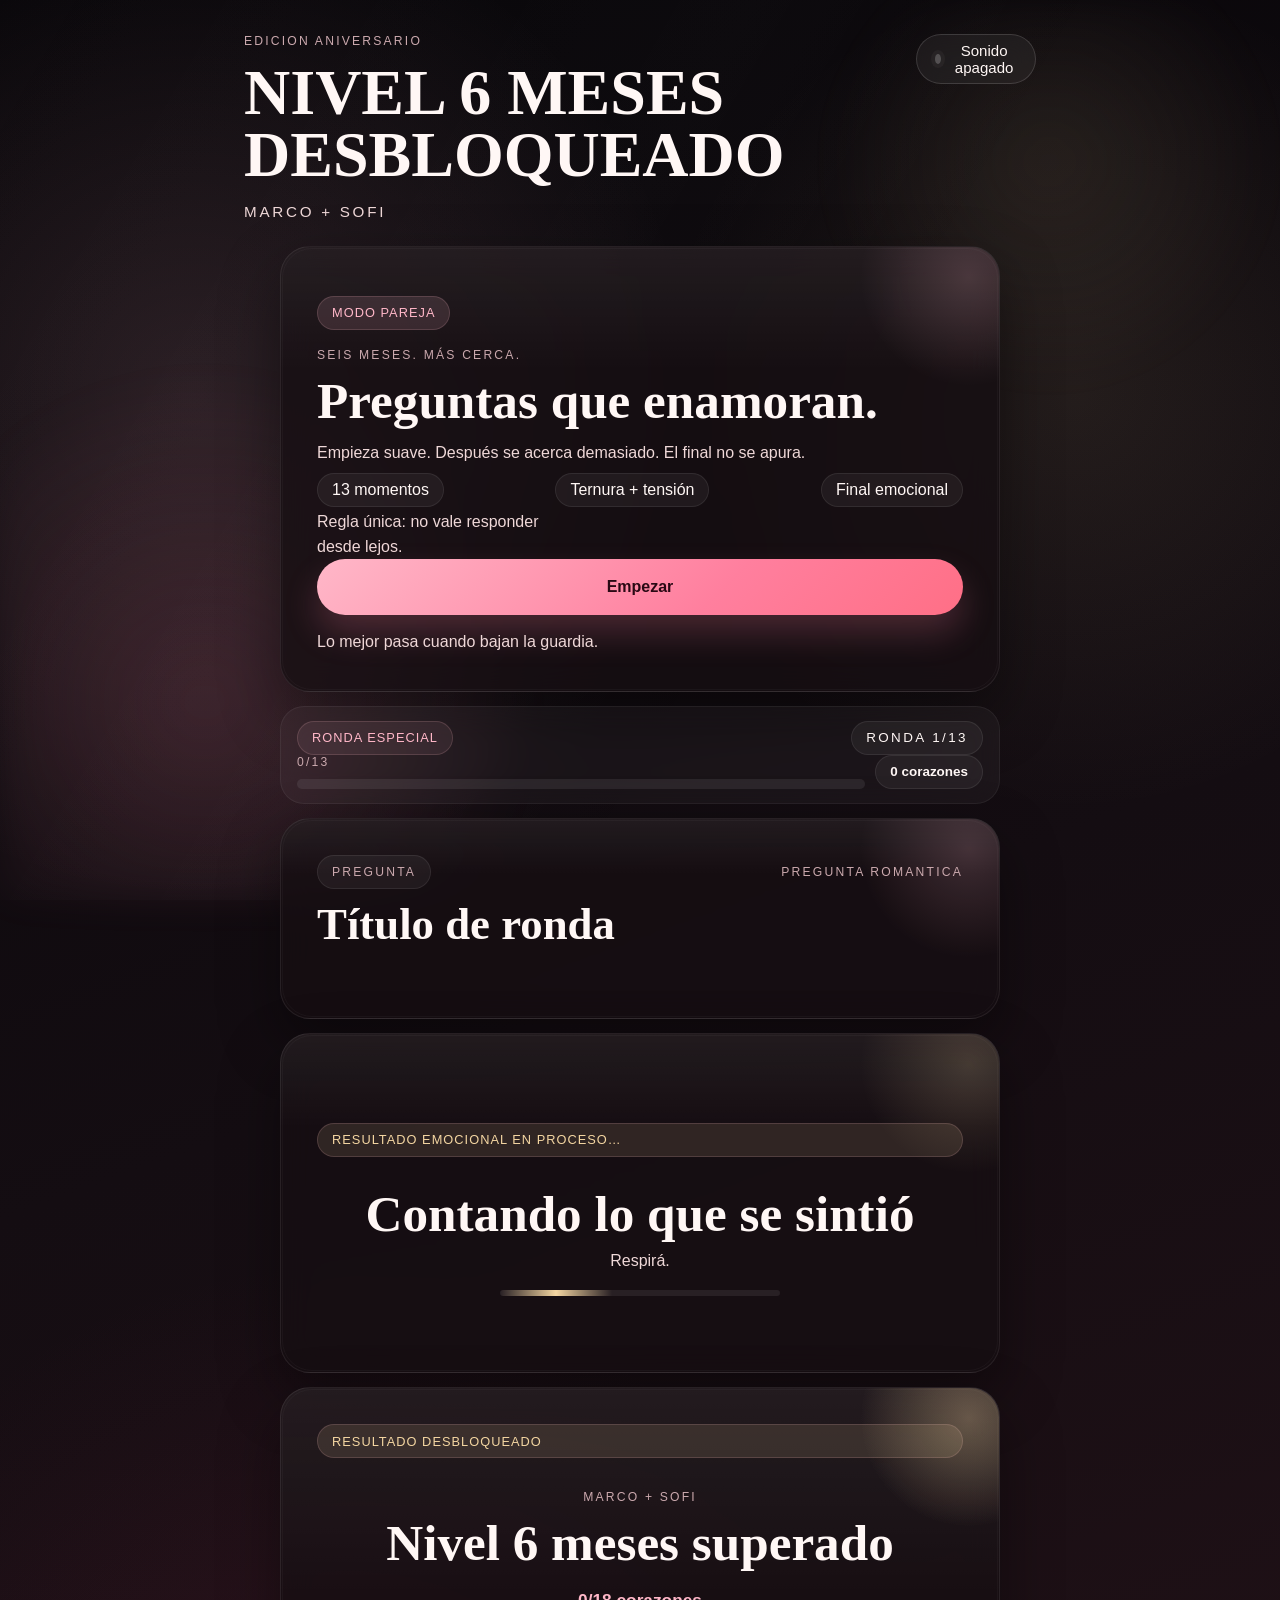
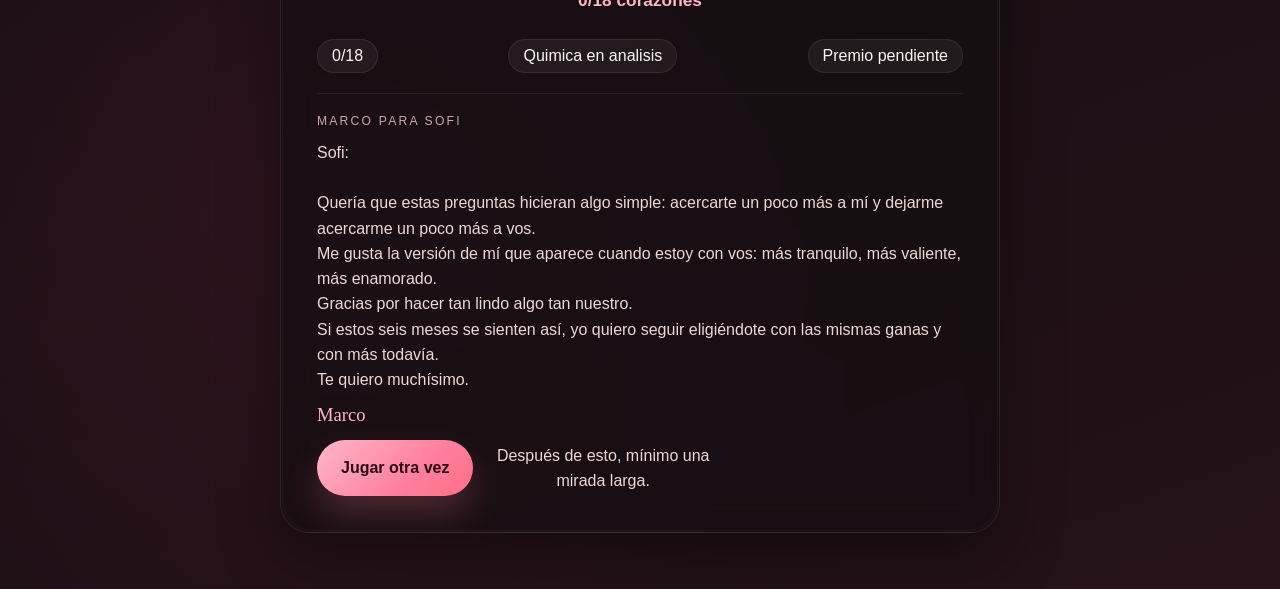
<file: index.html>
﻿<!DOCTYPE html>
<html lang="es">
<head>
  <meta charset="UTF-8">
  <meta name="viewport" content="width=device-width, initial-scale=1.0">
  <meta name="theme-color" content="#120915">
  <meta
    name="description"
    content="Juego romántico, divertido y pícaro para celebrar los 6 meses de Marco y Sofi."
  >
  <title>NIVEL 6 MESES DESBLOQUEADO | Marco + Sofi</title>
  <link rel="stylesheet" href="styles.css">
</head>
<body>
  <div class="ambient ambient--one" aria-hidden="true"></div>
  <div class="ambient ambient--two" aria-hidden="true"></div>
  <div class="particles" id="particles" aria-hidden="true"></div>

  <div class="site-shell">
    <header class="topbar">
      <div class="brand">
        <p class="eyebrow">Edicion aniversario</p>
        <h1>NIVEL 6 MESES DESBLOQUEADO</h1>
        <p class="subtitle">Marco + Sofi</p>
      </div>

      <button
        class="sound-toggle"
        id="soundToggle"
        type="button"
        aria-pressed="false"
        aria-label="Activar o desactivar sonido"
      >
        <span class="sound-toggle__indicator" aria-hidden="true"></span>
        <span class="sound-toggle__text">Sonido apagado</span>
      </button>
    </header>

    <main class="app">
      <section class="panel welcome-screen" id="welcomeScreen" aria-labelledby="introTitle">
        <p class="panel-badge">Modo pareja</p>
        <div class="welcome-copy">
          <p class="overline">Seis meses. Más cerca.</p>
          <h2 id="introTitle">Preguntas que enamoran.</h2>
          <p class="lead">Empieza suave. Después se acerca demasiado. El final no se apura.</p>
        </div>

        <div class="welcome-pills" aria-label="Claves del juego">
          <span>13 momentos</span>
          <span>Ternura + tensión</span>
          <span>Final emocional</span>
        </div>

        <p class="welcome-rule">Regla única: no vale responder desde lejos.</p>

        <div class="welcome-actions">
          <button class="button button--primary" id="startButton" type="button">Empezar</button>
          <p class="microcopy">Lo mejor pasa cuando bajan la guardia.</p>
        </div>
      </section>

      <section class="game-screen" id="gameScreen" hidden aria-live="polite">
        <div class="hud" aria-label="Estado de la partida">
          <div class="hud__top">
            <span class="round-stage" id="roundStageLabel">Ronda especial</span>
            <span class="round-counter" id="roundCounter">Ronda 1/13</span>
          </div>
          <div class="hud__bottom">
            <div class="progress-copy">
              <span class="progress-text" id="progressText">0/13</span>
              <div class="progress-track" aria-hidden="true">
                <div class="progress-bar" id="progressBar"></div>
              </div>
            </div>
            <div class="score-badge" id="scoreDisplay" aria-live="polite">0 corazones</div>
          </div>
        </div>

        <article class="panel round-card" id="roundCard" data-round-type="quiz">
          <div class="round-card__head">
            <div class="round-meta">
              <span class="round-tag" id="roundTypeTag">Pregunta</span>
              <p class="round-kicker" id="roundCategory">Pregunta romantica</p>
            </div>
            <h2 id="roundTitle">Título de ronda</h2>
            <p class="round-prompt" id="roundPrompt"></p>
          </div>

          <div class="round-body" id="roundBody"></div>

          <div class="feedback" id="feedbackBox" hidden aria-live="polite" role="status" tabindex="-1">
            <p class="feedback__title" id="feedbackTitle"></p>
            <p class="feedback__text" id="feedbackText"></p>
            <button class="button button--secondary" id="continueButton" type="button">Seguir</button>
          </div>
        </article>
      </section>

      <section class="panel reveal-screen" id="revealScreen" hidden aria-live="assertive">
        <p class="panel-badge panel-badge--result" id="revealLabel">Resultado emocional en proceso…</p>
        <h2 id="revealTitle">Contando lo que se sintió</h2>
        <p class="reveal-text" id="revealText">Respirá.</p>
        <div class="reveal-line" aria-hidden="true">
          <span></span>
        </div>
      </section>

      <section class="panel result-screen" id="resultScreen" hidden aria-labelledby="resultTier">
        <div class="result-glow" aria-hidden="true"></div>
        <div class="panel-badge panel-badge--result">Resultado desbloqueado</div>
        <p class="overline">Marco + Sofi</p>
        <h2 id="resultTier">Nivel 6 meses superado</h2>
        <p class="result-score" id="resultScore">0/18 corazones</p>
        <p class="result-summary" id="resultSummary"></p>

        <div class="result-meta" aria-label="Resumen del resultado">
          <span class="result-chip" id="resultMetricScore">0/18</span>
          <span class="result-chip" id="resultMetricMood">Quimica en analisis</span>
          <span class="result-chip" id="resultMetricReward">Premio pendiente</span>
        </div>

        <div class="letter-block">
          <p class="round-kicker">Marco para Sofi</p>
          <p class="letter-text" id="finalMessage"></p>
          <p class="signature">Marco</p>
        </div>

        <div class="result-actions">
          <button class="button button--primary" id="restartButton" type="button">Jugar otra vez</button>
          <p class="microcopy microcopy--result">Después de esto, mínimo una mirada larga.</p>
        </div>
      </section>
    </main>
  </div>

  <script src="script.js"></script>
</body>
</html>
</file>
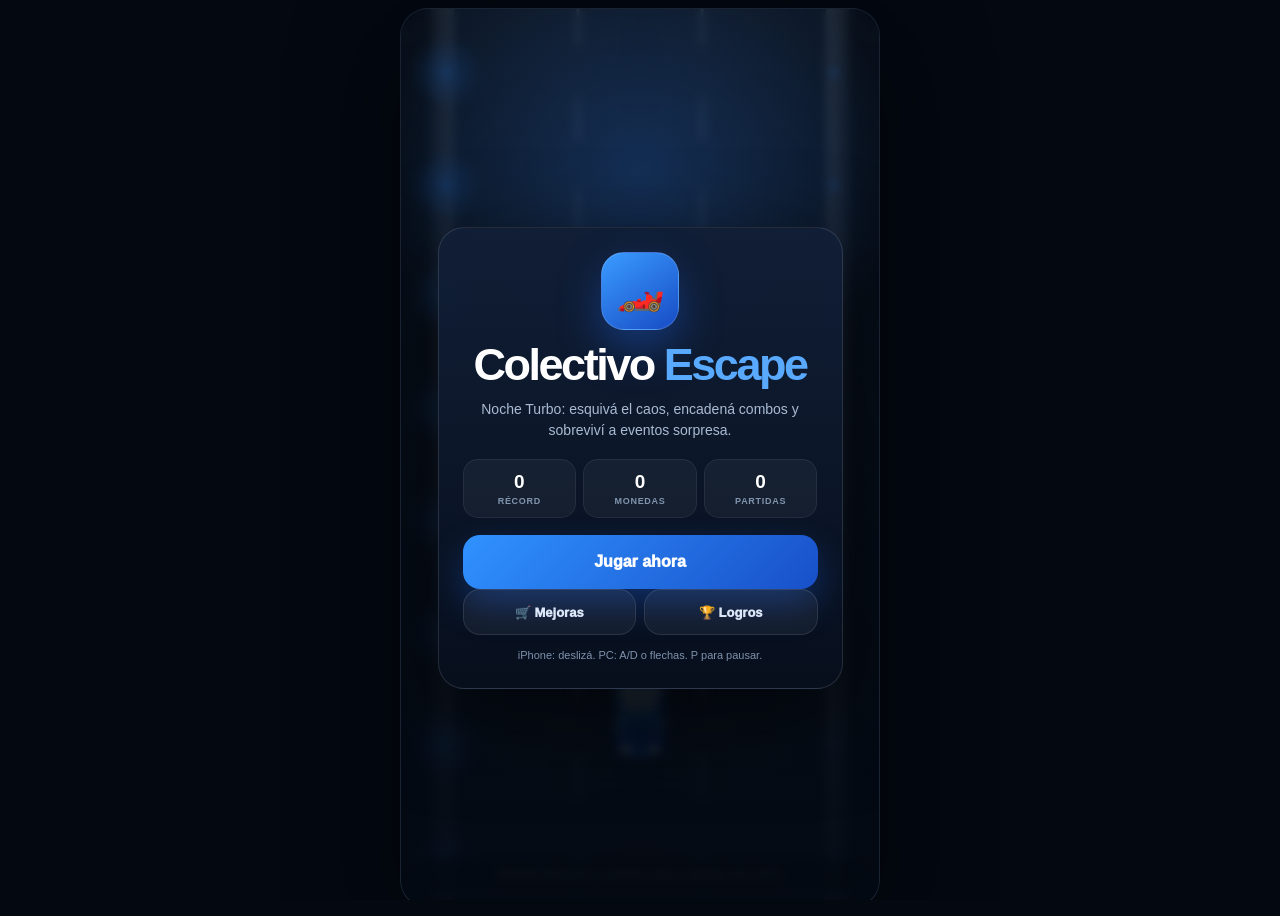
<file: colectivo-escape.html>
<!DOCTYPE html>
<html lang="es">
<head>
  <meta charset="UTF-8" />
  <meta name="viewport" content="width=device-width, initial-scale=1, viewport-fit=cover, user-scalable=no" />
  <meta name="theme-color" content="#06101f" />
  <meta name="apple-mobile-web-app-capable" content="yes" />
  <meta name="apple-mobile-web-app-status-bar-style" content="black-translucent" />
  <meta name="format-detection" content="telephone=no" />
  <title>Colectivo Escape: Noche Turbo</title>
  <link rel="stylesheet" href="./colectivo-v2.css?v=2.0.0" />
</head>
<body>
  <main id="shell">
    <canvas id="game" aria-label="Juego Colectivo Escape"></canvas>

    <section id="hud" class="hidden" aria-live="polite">
      <div class="hud-top">
        <div id="score" class="pill">🏁 <strong>0</strong></div>
        <div id="coins" class="pill">🪙 0</div>
        <div id="lives" class="pill">❤️❤️❤️</div>
        <button id="soundButton" class="icon-btn" aria-label="Activar o silenciar sonido">🔊</button>
        <button id="pauseButton" class="icon-btn" aria-label="Pausar partida">Ⅱ</button>
      </div>
      <div class="mission-card">
        <div class="mission-row">
          <span id="missionText">Misión</span>
          <span id="missionProgress">0/0</span>
        </div>
        <div class="mission-track"><div id="missionFill"></div></div>
      </div>
      <div id="powerStrip">
        <span id="powerShield" class="power-chip hidden">🛡️ Escudo</span>
        <span id="powerMagnet" class="power-chip hidden">🧲 Imán</span>
        <span id="powerTurbo" class="power-chip hidden">⚡ Turbo</span>
        <span id="powerDouble" class="power-chip hidden">✖️2 Puntos</span>
        <span id="powerSlow" class="power-chip hidden">⏱️ Tiempo lento</span>
        <span id="powerGhost" class="power-chip hidden">👻 Fantasma</span>
      </div>
    </section>

    <div id="comboBadge">COMBO ×1.0</div>
    <div id="controlsHint">Deslizá hacia los costados para cambiar de carril.</div>
    <div id="toastStack" aria-live="polite"></div>

    <section id="startOverlay" class="overlay">
      <div class="card">
        <div class="logo">🏎️</div>
        <h1>Colectivo <span>Escape</span></h1>
        <p class="subtitle">
          Noche Turbo: esquivá el caos, encadená combos y sobreviví a eventos sorpresa.
        </p>
        <div class="stats">
          <div class="stat"><strong id="bestScoreStart">0</strong><span>Récord</span></div>
          <div class="stat"><strong id="totalCoinsStart">0</strong><span>Monedas</span></div>
          <div class="stat"><strong id="gamesStart">0</strong><span>Partidas</span></div>
        </div>
        <button id="startButton" class="primary">Jugar ahora</button>
        <div class="menu-grid">
          <button id="shopButton" class="secondary">🛒 Mejoras</button>
          <button id="achievementsButton" class="secondary">🏆 Logros</button>
        </div>
        <p class="small">iPhone: deslizá. PC: A/D o flechas. P para pausar.</p>
      </div>
    </section>

    <section id="pauseOverlay" class="overlay hidden">
      <div class="card">
        <div class="logo">⏸️</div>
        <h1>Pausa</h1>
        <p class="subtitle">El tránsito esperó. Milagro estadístico.</p>
        <button id="resumeButton" class="primary">Seguir</button>
        <button id="restartPauseButton" class="secondary">Reiniciar partida</button>
        <button id="menuPauseButton" class="secondary">Volver al menú</button>
      </div>
    </section>

    <section id="gameOverOverlay" class="overlay hidden">
      <div class="card">
        <div class="logo">💥</div>
        <h1>Fin del viaje</h1>
        <p id="gameOverText" class="subtitle"></p>
        <div class="stats">
          <div class="stat"><strong id="finalScore">0</strong><span>Puntos</span></div>
          <div class="stat"><strong id="finalCoins">0</strong><span>Monedas</span></div>
          <div class="stat"><strong id="finalCombo">0</strong><span>Mejor combo</span></div>
        </div>
        <button id="restartButton" class="primary">Jugar otra vez</button>
        <button id="menuButton" class="secondary">Volver al menú</button>
      </div>
    </section>

    <section id="shopOverlay" class="overlay hidden">
      <div class="card">
        <h2>🛒 Taller nocturno</h2>
        <p class="subtitle">Gastá monedas acumuladas en mejoras permanentes.</p>
        <div class="pill" style="display:inline-block">🪙 <span id="shopCoins">0</span></div>
        <div id="shopList" class="shop-list"></div>
        <button id="closeShopButton" class="primary">Volver</button>
      </div>
    </section>

    <section id="achievementsOverlay" class="overlay hidden">
      <div class="card">
        <h2>🏆 Logros</h2>
        <p class="subtitle">Pequeñas pruebas de que el tránsito todavía no pudo contigo.</p>
        <div id="achievementList" class="achievement-list"></div>
        <button id="closeAchievementsButton" class="primary">Volver</button>
      </div>
    </section>
  </main>

<script src="./colectivo-v2-1.js?v=2.0.0"></script>
<script src="./colectivo-v2-2.js?v=2.0.0"></script>
<script src="./colectivo-v2-3.js?v=2.0.0"></script>
<script src="./colectivo-v2-4.js?v=2.0.0"></script>
</body>
</html>
</file>
<file: styles.css>
﻿:root{--b1:#060508;--b2:#140d12;--b3:#241218;--s:rgba(22,15,18,.78);--l:rgba(255,255,255,.08);--t:#fff7f5;--sf:#efd8d8;--m:#cba9ae;--r:#ffb7c8;--a:#ff7f9e;--g:#f4d6a2;--sh:0 24px 60px rgba(0,0,0,.38);--d:"Iowan Old Style","Palatino Linotype",Georgia,serif;--f:"Aptos","Trebuchet MS","Segoe UI",sans-serif}*{box-sizing:border-box}html{scroll-behavior:smooth}body{margin:0;min-height:100vh;overflow-x:hidden;color:var(--t);font-family:var(--f);background:radial-gradient(circle at 15% 18%,rgba(255,183,200,.13),transparent 24%),radial-gradient(circle at 84% 18%,rgba(244,214,162,.09),transparent 20%),radial-gradient(circle at 25% 82%,rgba(124,35,65,.18),transparent 26%),linear-gradient(160deg,var(--b1),var(--b2) 46%,var(--b3));-webkit-font-smoothing:antialiased}button,input,textarea,select{font:inherit}button{border:0;cursor:pointer}button,.option-button,.sound-toggle{-webkit-tap-highlight-color:transparent}button:focus-visible,.option-button:focus-visible,.sound-toggle:focus-visible{outline:2px solid var(--r);outline-offset:3px}.ambient,.particles{position:fixed;inset:0;pointer-events:none}.ambient--one{background:radial-gradient(circle at 16% 78%,rgba(255,127,158,.14),transparent 26%),radial-gradient(circle at 82% 18%,rgba(244,214,162,.08),transparent 18%);filter:blur(18px)}.ambient--two{background:linear-gradient(120deg,transparent,rgba(255,255,255,.02) 42%,transparent 62%)}.particles{overflow:hidden}.particles span{position:absolute;bottom:-10vh;color:rgba(255,214,221,.18);font-size:1rem;animation:float-up linear infinite}.site-shell{position:relative;max-width:840px;margin:0 auto;padding:max(18px,env(safe-area-inset-top)) max(16px,env(safe-area-inset-right)) max(40px,env(safe-area-inset-bottom)) max(16px,env(safe-area-inset-left))}.topbar{display:flex;flex-direction:column;gap:18px;margin-bottom:22px}.brand,.welcome-copy,.welcome-actions,.result-actions,.game-screen,.app,.round-card__head,.challenge-layout,.options-grid,.result-screen,.reveal-screen{display:grid;gap:14px}.brand h1,.welcome-copy h2,.round-card__head h2,.reveal-screen h2,.result-screen h2{margin:0;font-family:var(--d);line-height:.97;text-wrap:balance}.brand h1{font-size:clamp(2.2rem,7vw,4rem)}.subtitle,.lead,.microcopy,.round-prompt,.feedback__text,.result-summary,.letter-text,.welcome-rule,.challenge-tip,.challenge-steps li{margin:0;color:var(--sf);line-height:1.58}.eyebrow,.overline,.round-kicker,.round-tag,.round-counter,.progress-text,.feedback__title{margin:0;color:var(--m);font-size:.76rem;letter-spacing:.18em;text-transform:uppercase}.subtitle{font-size:.95rem;letter-spacing:.18em;text-transform:uppercase}.panel{position:relative;width:min(100%,720px);margin:0 auto;padding:clamp(22px,5vw,36px);overflow:hidden;border:1px solid var(--l);border-radius:30px;background:linear-gradient(180deg,rgba(255,255,255,.06),transparent 28%),var(--s);box-shadow:var(--sh);backdrop-filter:blur(16px)}.panel::before{content:"";position:absolute;inset:1px;border:1px solid rgba(255,255,255,.03);border-radius:inherit;pointer-events:none}.welcome-screen::after,.round-card::after,.reveal-screen::after,.result-screen::after,.result-glow{content:"";position:absolute;width:220px;height:220px;right:-80px;top:-80px;border-radius:50%;pointer-events:none;background:radial-gradient(circle,rgba(255,183,200,.18),transparent 70%)}.round-card[data-round-type="challenge"]::after,.reveal-screen::after,.result-screen::after,.result-glow{background:radial-gradient(circle,rgba(244,214,162,.18),transparent 70%)}.panel-badge,.round-stage,.round-tag,.round-counter,.score-badge,.challenge-seal,.challenge-points,.result-chip,.welcome-pills span{display:inline-flex;align-items:center;min-height:34px;padding:0 14px;border-radius:999px;border:1px solid rgba(255,255,255,.08);background:rgba(255,255,255,.05)}.panel-badge{margin-bottom:18px;border-color:rgba(255,183,200,.16);background:rgba(255,183,200,.13);color:var(--r);font-size:.8rem;letter-spacing:.08em;text-transform:uppercase}.panel-badge--result,.challenge-seal{background:rgba(244,214,162,.12);color:var(--g)}.welcome-copy h2,.result-screen h2,.reveal-screen h2{font-size:clamp(2rem,6vw,3.2rem)}.welcome-pills,.result-meta,.hud__top,.hud__bottom,.round-meta,.challenge-top{display:flex;flex-wrap:wrap;align-items:center;justify-content:space-between;gap:10px}.welcome-pills{margin:8px 0 2px}.welcome-rule{max-width:30ch}.sound-toggle,.button,.option-button{transition:transform .18s ease,background .18s ease,border-color .18s ease,opacity .18s ease,box-shadow .18s ease}.sound-toggle{display:inline-flex;align-items:center;align-self:flex-start;gap:10px;min-height:50px;padding:0 18px;border-radius:999px;border:1px solid rgba(255,255,255,.14);background:rgba(255,255,255,.05);color:var(--t);backdrop-filter:blur(14px)}.sound-toggle[aria-pressed="true"]{background:rgba(255,183,200,.13);border-color:rgba(255,183,200,.34)}.sound-toggle:disabled,.button:disabled{opacity:.62;cursor:not-allowed}.sound-toggle__indicator{width:10px;height:10px;border-radius:50%;background:rgba(255,255,255,.24);box-shadow:0 0 0 4px rgba(255,255,255,.04)}.sound-toggle[aria-pressed="true"] .sound-toggle__indicator{background:var(--g);box-shadow:0 0 18px rgba(244,214,162,.5)}.sound-toggle__text{font-size:.94rem}.button{display:inline-flex;align-items:center;justify-content:center;min-height:56px;padding:14px 24px;border-radius:999px;font-weight:700}.button--primary{background:linear-gradient(135deg,var(--r),var(--a) 62%,#ff6f86);color:#2a0914;box-shadow:0 18px 34px rgba(255,127,158,.22)}.button--secondary{background:rgba(255,255,255,.06);border:1px solid rgba(255,255,255,.1);color:var(--t)}.hud{width:min(100%,720px);margin:0 auto;padding:14px 16px;border:1px solid rgba(255,255,255,.06);border-radius:24px;background:rgba(255,255,255,.04);backdrop-filter:blur(16px)}.progress-copy{display:grid;gap:10px;flex:1 1 220px}.round-stage{border-color:rgba(255,183,200,.16);background:rgba(255,183,200,.08);color:var(--r);font-size:.8rem;letter-spacing:.08em;text-transform:uppercase}.round-counter,.score-badge{color:var(--t);font-size:.84rem}.score-badge{text-transform:none;font-weight:700}.progress-track{position:relative;overflow:hidden;height:10px;border-radius:999px;background:rgba(255,255,255,.08)}.progress-bar{height:100%;width:0;border-radius:inherit;background:linear-gradient(90deg,var(--r),var(--g));transition:width .32s ease}.round-card__head,.round-body{position:relative;z-index:1}.round-card__head{margin-bottom:22px}.round-card__head h2{font-size:clamp(1.9rem,5vw,2.8rem)}.option-button,.challenge-layout,.options-grid{display:grid;gap:12px}.option-button{width:100%;grid-template-columns:auto 1fr;align-items:center;padding:16px 18px;min-height:70px;border-radius:22px;border:1px solid rgba(255,255,255,.1);background:rgba(255,255,255,.055);color:var(--t);text-align:left}.option-button__badge{display:inline-flex;align-items:center;justify-content:center;width:36px;height:36px;border-radius:50%;border:1px solid rgba(255,255,255,.08);background:rgba(255,255,255,.06);color:var(--r);font-size:.88rem;font-weight:700}.option-button__title{font-size:1rem;line-height:1.35}.option-button.is-selected{border-color:rgba(255,183,200,.48);background:linear-gradient(135deg,rgba(255,183,200,.16),rgba(244,214,162,.08));box-shadow:var(--shadow-soft)}.option-button.is-selected .option-button__badge{background:rgba(255,183,200,.18);color:var(--t)}.option-button.is-locked{opacity:.74}.challenge-steps{margin:0;padding:0;list-style:none;display:grid;gap:12px;counter-reset:step}.challenge-steps li{display:grid;grid-template-columns:auto 1fr;gap:12px;align-items:start}.challenge-steps li::before{content:counter(step,decimal-leading-zero);counter-increment:step;color:var(--r);font-size:.82rem;letter-spacing:.14em;padding-top:4px}.challenge-tip,.feedback{padding:14px 16px;border-radius:18px;background:rgba(255,255,255,.05)}.feedback{margin-top:22px;border:1px solid rgba(244,214,162,.16);background:linear-gradient(180deg,rgba(244,214,162,.12),rgba(255,255,255,.04))}.feedback__title{color:var(--g)}.feedback .button{width:100%}.reveal-screen{min-height:340px;align-content:center;text-align:center}.reveal-text{margin:0;color:var(--sf)}.reveal-line{width:min(100%,280px);height:6px;margin:6px auto 0;overflow:hidden;border-radius:999px;background:rgba(255,255,255,.08)}.reveal-line span{display:block;width:40%;height:100%;background:linear-gradient(90deg,transparent,var(--g),transparent);animation:scan 1.4s ease-in-out infinite}.result-screen{text-align:center}.result-score{margin:8px 0 0;color:var(--r);font-size:1.08rem;font-weight:700}.result-summary{max-width:34ch;justify-self:center}.letter-block{display:grid;gap:12px;margin-top:6px;padding-top:20px;border-top:1px solid rgba(255,255,255,.08);text-align:left}.letter-text{white-space:pre-line}.signature{margin:0;color:var(--r);font-family:var(--d);font-size:1.16rem}.microcopy--result{max-width:26ch}.is-pop{animation:pop-in .32s ease}@keyframes float-up{0%{opacity:0;transform:translate3d(0,0,0) scale(.82)}12%{opacity:1}100%{opacity:0;transform:translate3d(0,-115vh,0) scale(1.22)}}@keyframes pop-in{0%{opacity:0;transform:translateY(12px) scale(.985)}100%{opacity:1;transform:translateY(0) scale(1)}}@keyframes scan{0%{transform:translateX(-120%)}50%{transform:translateX(150%)}100%{transform:translateX(250%)}}@media (hover:hover){.button:hover,.sound-toggle:hover,.option-button:hover{transform:translateY(-2px)}.option-button:hover{border-color:rgba(255,183,200,.2);background:rgba(255,255,255,.08)}}@media (min-width:720px){.site-shell{padding:max(34px,env(safe-area-inset-top)) max(24px,env(safe-area-inset-right)) max(56px,env(safe-area-inset-bottom)) max(24px,env(safe-area-inset-left))}.topbar{flex-direction:row;justify-content:space-between;align-items:flex-start}.feedback .button{width:auto;min-width:160px}.result-actions{grid-template-columns:auto 1fr;align-items:center}}@media (max-width:460px){.site-shell{padding-left:max(14px,env(safe-area-inset-left));padding-right:max(14px,env(safe-area-inset-right))}.panel{padding:22px 20px}.brand h1{font-size:clamp(2rem,10vw,2.8rem)}.welcome-copy h2,.round-card__head h2,.reveal-screen h2,.result-screen h2{font-size:clamp(1.8rem,8vw,2.3rem)}}@media (prefers-reduced-motion:reduce){html{scroll-behavior:auto}*,*::before,*::after{animation-duration:.01ms!important;animation-iteration-count:1!important;transition-duration:.01ms!important}}
</file>
<file: colectivo-v2.css>
:root {
      color-scheme: dark;
      font-family: Inter, ui-sans-serif, -apple-system, BlinkMacSystemFont, "Segoe UI", sans-serif;
      --blue: #2f8cff;
      --blue-deep: #174dc7;
      --panel: rgba(7, 15, 30, .84);
      --line: rgba(255, 255, 255, .11);
      --muted: #94a6bf;
    }

    * {
      box-sizing: border-box;
      -webkit-tap-highlight-color: transparent;
      -webkit-touch-callout: none;
      user-select: none;
    }

    html, body {
      width: 100%;
      height: 100%;
      margin: 0;
      overflow: hidden;
      overscroll-behavior: none;
      background: #030811;
      touch-action: none;
    }

    body {
      display: grid;
      place-items: center;
      padding:
        max(8px, env(safe-area-inset-top))
        max(8px, env(safe-area-inset-right))
        max(8px, env(safe-area-inset-bottom))
        max(8px, env(safe-area-inset-left));
    }

    button {
      font: inherit;
      color: inherit;
      cursor: pointer;
    }

    #shell {
      position: relative;
      width: min(100vw, 480px);
      height: min(100dvh, 920px);
      max-height: 100dvh;
      overflow: hidden;
      border: 1px solid rgba(255, 255, 255, .08);
      border-radius: 28px;
      background: #06101f;
      box-shadow: 0 30px 100px rgba(0, 0, 0, .56);
      isolation: isolate;
    }

    canvas {
      width: 100%;
      height: 100%;
      display: block;
      background: #06101f;
    }

    #hud {
      position: absolute;
      inset: 0 0 auto;
      z-index: 3;
      padding: 12px 12px 0;
      pointer-events: none;
    }

    .hud-top {
      display: grid;
      grid-template-columns: minmax(78px, 1fr) auto auto auto auto;
      align-items: center;
      gap: 7px;
    }

    .pill, .icon-btn, .mission-card, .power-chip {
      border: 1px solid var(--line);
      background: var(--panel);
      box-shadow: 0 8px 26px rgba(0, 0, 0, .26);
      backdrop-filter: blur(14px);
    }

    .pill {
      min-width: 0;
      padding: 8px 8px;
      border-radius: 14px;
      color: #f3f8ff;
      font-size: 11px;
      font-weight: 900;
      white-space: nowrap;
      overflow: hidden;
      text-overflow: ellipsis;
    }

    .pill strong {
      color: #68b0ff;
    }

    .icon-btn {
      pointer-events: auto;
      appearance: none;
      width: 40px;
      height: 40px;
      border-radius: 13px;
      display: grid;
      place-items: center;
      font-size: 17px;
      font-weight: 900;
    }

    .mission-card {
      margin-top: 8px;
      padding: 8px 10px;
      border-radius: 14px;
      color: #dce8f8;
      font-size: 11px;
      font-weight: 800;
    }

    .mission-row {
      display: flex;
      justify-content: space-between;
      gap: 12px;
      align-items: center;
    }

    .mission-row span:last-child {
      color: #7fc1ff;
      white-space: nowrap;
    }

    .mission-track {
      height: 4px;
      margin-top: 6px;
      overflow: hidden;
      border-radius: 999px;
      background: rgba(255, 255, 255, .08);
    }

    #missionFill {
      height: 100%;
      width: 0;
      border-radius: inherit;
      background: linear-gradient(90deg, #2f8cff, #74efff);
      transition: width .2s ease;
    }

    #powerStrip {
      display: flex;
      flex-wrap: wrap;
      gap: 5px;
      margin-top: 7px;
      min-height: 24px;
    }

    .power-chip {
      padding: 5px 7px;
      border-radius: 9px;
      color: #eaf5ff;
      font-size: 10px;
      font-weight: 900;
      letter-spacing: .01em;
    }

    .power-chip.hidden {
      display: none;
    }

    #comboBadge {
      position: absolute;
      top: 148px;
      left: 50%;
      z-index: 3;
      transform: translateX(-50%) scale(.9);
      padding: 7px 13px;
      border: 1px solid rgba(255, 220, 111, .3);
      border-radius: 999px;
      background: rgba(36, 24, 8, .75);
      color: #ffd85c;
      font-size: 13px;
      font-weight: 1000;
      letter-spacing: .04em;
      opacity: 0;
      transition: opacity .15s ease, transform .15s ease;
      pointer-events: none;
    }

    #comboBadge.show {
      opacity: 1;
      transform: translateX(-50%) scale(1);
    }

    #controlsHint {
      position: absolute;
      left: 50%;
      bottom: calc(15px + env(safe-area-inset-bottom));
      z-index: 3;
      width: calc(100% - 26px);
      transform: translateX(-50%);
      padding: 9px 12px;
      border: 1px solid rgba(255, 255, 255, .09);
      border-radius: 15px;
      background: rgba(4, 10, 20, .68);
      color: rgba(255, 255, 255, .76);
      text-align: center;
      font-size: 12px;
      font-weight: 800;
      pointer-events: none;
      transition: opacity .3s ease;
    }

    #toastStack {
      position: absolute;
      z-index: 9;
      top: 150px;
      left: 50%;
      width: min(86%, 360px);
      transform: translateX(-50%);
      display: grid;
      gap: 7px;
      pointer-events: none;
    }

    .toast {
      padding: 11px 13px;
      border: 1px solid rgba(255,255,255,.13);
      border-radius: 15px;
      background: rgba(8, 17, 32, .93);
      box-shadow: 0 14px 40px rgba(0,0,0,.4);
      color: white;
      font-size: 12px;
      font-weight: 900;
      text-align: center;
      animation: toast-in .24s ease both, toast-out .3s ease 2.4s forwards;
    }

    @keyframes toast-in {
      from { opacity: 0; transform: translateY(-10px) scale(.96); }
      to { opacity: 1; transform: translateY(0) scale(1); }
    }

    @keyframes toast-out {
      to { opacity: 0; transform: translateY(-8px) scale(.97); }
    }

    .overlay {
      position: absolute;
      inset: 0;
      z-index: 6;
      display: grid;
      place-items: center;
      padding: 22px;
      overflow-y: auto;
      background:
        radial-gradient(circle at 50% 18%, rgba(45, 132, 255, .25), transparent 33%),
        linear-gradient(180deg, rgba(3, 8, 17, .58), rgba(3, 8, 17, .95));
      backdrop-filter: blur(5px);
    }

    .card {
      width: min(100%, 405px);
      padding: 24px;
      border: 1px solid rgba(255, 255, 255, .12);
      border-radius: 26px;
      background: linear-gradient(180deg, rgba(17, 31, 55, .97), rgba(7, 15, 29, .99));
      box-shadow: 0 28px 90px rgba(0, 0, 0, .55);
      text-align: center;
    }

    .logo {
      width: 78px;
      height: 78px;
      margin: 0 auto 13px;
      display: grid;
      place-items: center;
      border: 1px solid rgba(255,255,255,.16);
      border-radius: 23px;
      background: linear-gradient(145deg, #3a9cff, #174bc5);
      box-shadow: 0 18px 44px rgba(31, 100, 228, .4);
      font-size: 39px;
    }

    h1 {
      margin: 0;
      color: #fff;
      font-size: clamp(30px, 8.5vw, 45px);
      line-height: .96;
      letter-spacing: -.055em;
    }

    h1 span {
      color: #59a9ff;
    }

    h2 {
      margin: 0 0 14px;
      font-size: 24px;
      letter-spacing: -.03em;
    }

    .subtitle {
      margin: 13px auto 18px;
      color: #aabbd2;
      font-size: 14px;
      line-height: 1.5;
    }

    .stats {
      display: grid;
      grid-template-columns: repeat(3, 1fr);
      gap: 7px;
      margin: 17px 0;
    }

    .stat {
      padding: 11px 7px;
      border: 1px solid rgba(255,255,255,.07);
      border-radius: 15px;
      background: rgba(255,255,255,.045);
    }

    .stat strong {
      display: block;
      color: #fff;
      font-size: 19px;
    }

    .stat span {
      display: block;
      margin-top: 3px;
      color: #8295ae;
      font-size: 9px;
      font-weight: 900;
      text-transform: uppercase;
      letter-spacing: .08em;
    }

    .primary, .secondary {
      appearance: none;
      width: 100%;
      border-radius: 17px;
      font-weight: 950;
    }

    .primary {
      min-height: 54px;
      border: 0;
      background: linear-gradient(135deg, #3092ff, #1850c9);
      box-shadow: 0 16px 34px rgba(29, 95, 222, .35);
      color: white;
      font-size: 16px;
    }

    .secondary {
      min-height: 46px;
      margin-top: 9px;
      border: 1px solid rgba(255,255,255,.1);
      background: rgba(255,255,255,.05);
      color: #dce8f8;
      font-size: 13px;
    }

    .secondary:disabled {
      opacity: .45;
      cursor: not-allowed;
    }

    .small {
      margin: 13px 0 0;
      color: #7f92ac;
      font-size: 11px;
      line-height: 1.45;
    }

    .shop-list, .achievement-list {
      display: grid;
      gap: 8px;
      margin: 14px 0;
      text-align: left;
    }

    .shop-item, .achievement-item {
      display: grid;
      grid-template-columns: auto minmax(0, 1fr) auto;
      align-items: center;
      gap: 10px;
      padding: 11px;
      border: 1px solid rgba(255,255,255,.08);
      border-radius: 15px;
      background: rgba(255,255,255,.045);
    }

    .shop-icon, .achievement-icon {
      width: 38px;
      height: 38px;
      display: grid;
      place-items: center;
      border-radius: 12px;
      background: rgba(47, 140, 255, .14);
      font-size: 20px;
    }

    .shop-copy strong, .achievement-copy strong {
      display: block;
      font-size: 13px;
    }

    .shop-copy span, .achievement-copy span {
      display: block;
      margin-top: 3px;
      color: #8295ae;
      font-size: 10px;
      line-height: 1.35;
    }

    .buy-btn {
      appearance: none;
      min-width: 70px;
      padding: 9px 8px;
      border: 1px solid rgba(255,255,255,.1);
      border-radius: 11px;
      background: rgba(47, 140, 255, .14);
      color: #80bfff;
      font-size: 10px;
      font-weight: 950;
    }

    .buy-btn:disabled {
      opacity: .4;
    }

    .achievement-item.locked {
      filter: grayscale(1);
      opacity: .45;
    }

    .achievement-item {
      grid-template-columns: auto minmax(0, 1fr);
    }

    .menu-grid {
      display: grid;
      grid-template-columns: 1fr 1fr;
      gap: 8px;
    }

    .menu-grid .secondary {
      margin-top: 0;
    }

    .hidden {
      display: none !important;
    }

    @media (max-width: 520px) {
      body { padding: 0; }
      #shell {
        width: 100vw;
        height: 100dvh;
        max-height: none;
        border: 0;
        border-radius: 0;
      }
    }

    @media (max-height: 700px) {
      .card { padding: 18px; }
      .logo { width: 62px; height: 62px; font-size: 31px; }
      .subtitle { margin: 10px auto 13px; }
      .stats { margin: 12px 0; }
    }
</file>
